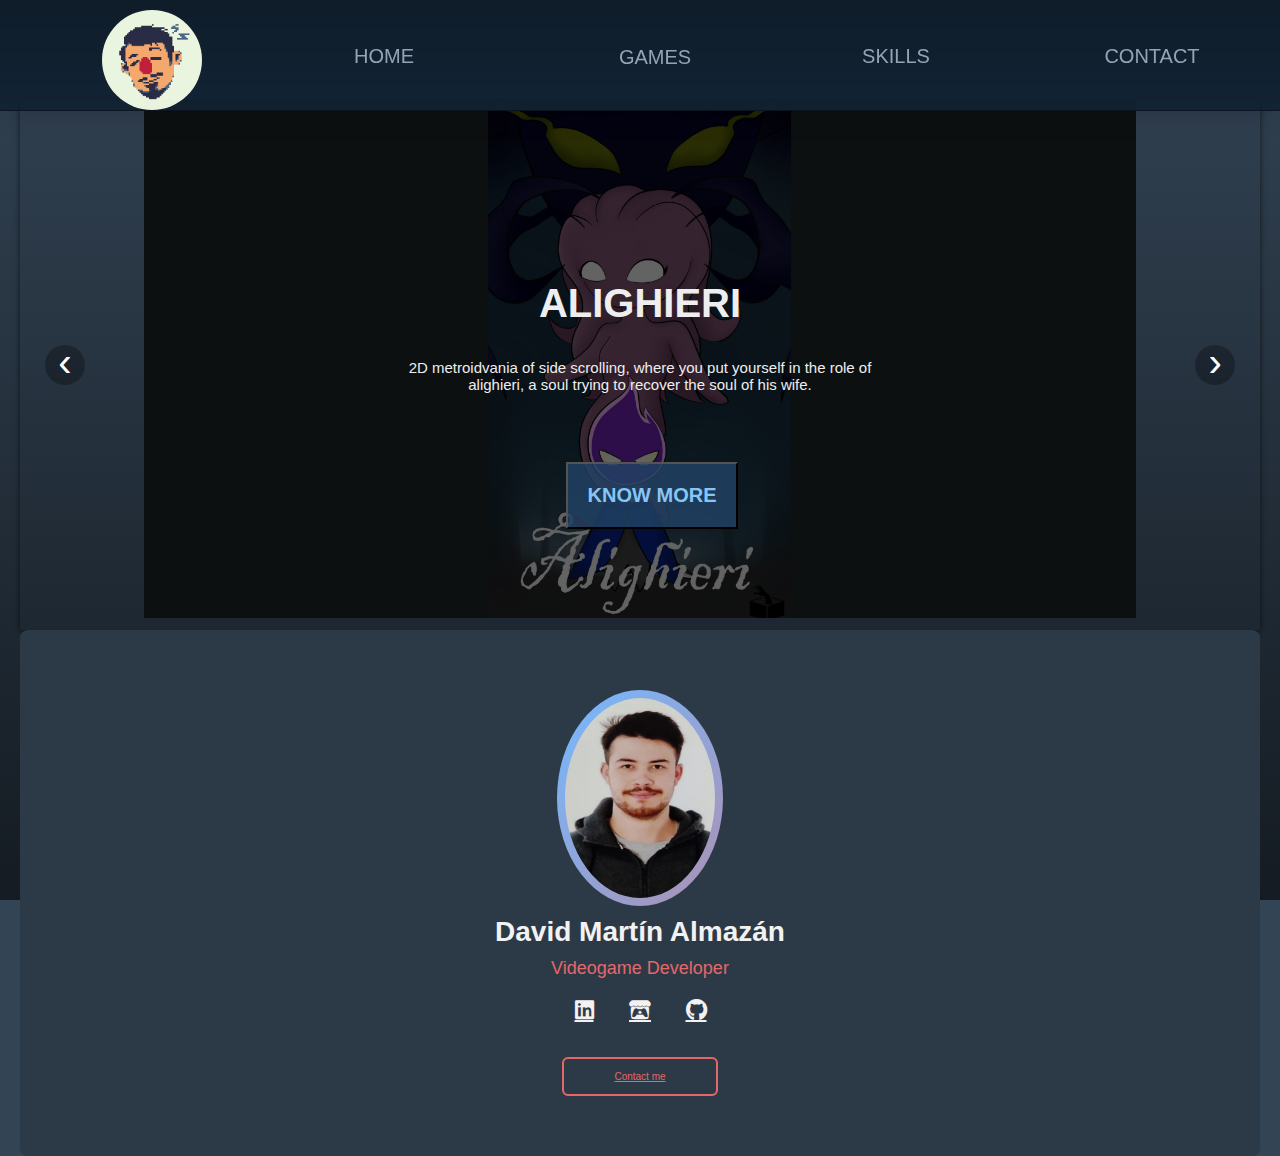
<file: index.html>
<html>
    <head>
        <!--Titulo de la pagina-->
        <title> David Martín Almazán</title>

        <!--Codificación-->
        <meta charset="utf-8">        
        <link rel="stylesheet" href="css/styles.css">
        <link rel="stylesheet" href="css/carrusel.css">
        <link rel="stylesheet" href="https://cdnjs.cloudflare.com/ajax/libs/font-awesome/5.14.0/css/all.min.css"/>
    </head>

    <body>
        <header id = "header">            
            <nav class = "links" style ="--items:5;">     
                <img src = "assets/LOGO_SIN_GAFAS.png">
                <a href = "index.html"> HOME </a>
                <a class = "dropdown">
                    <button> GAMES </button>
                    <div class = "dropdown-content">
                        <button onclick = "location.href = 'external_webs/necrocandor.html'">NECROCANDOR</button>
                        <button onclick = "location.href = 'external_webs/alighieri.html'">ALGHIERI</buton>
                        <button onclick = "location.href = 'external_webs/catacomb.html'">A's</buton>
                        <button onclick = "location.href = 'external_webs/backforward.html'">BACK FORWARD</buton>
                        <button onclick = "location.href = 'external_webs/mortalIA.html'">MORTAL IA</buton>
                        <button onclick = "location.href = 'external_webs/rythmstardom.html'">RYTHMRUSH STARDOM</buton>
                        <button onclick = "location.href = 'external_webs/canttouchthis.html'">CAN'T TOUCH THIS</buton>
                        <button onclick = "location.href = 'external_webs/memorygame.html'">MEMORY GAME MANGA'S VERSION</buton>
                        <button onclick = "location.href = 'external_webs/flocking.html'">FLOCKING DE PECES</buton>
                        <button onclick = "location.href = 'external_webs/finaldecision.html'">THE FINAL DECISION</buton>
                        <button onclick = "location.href = 'external_webs/flamesrythm.html'">FLAME'S RYTHM</button>
                    </div>
                </a>
                <a href = "external_webs/skills.html"> SKILLS </a>
                <a href = "external_webs/contact.html"> CONTACT </a>
                <span class = "line"></span>
            </nav>
        </header>

        <header class = "carrusel">
            <div class="slide">
                <div class="slide-inner">
                    <input class="slide-open" type="radio" id="slide-1" 
                        name="slide" aria-hidden="true" hidden="" checked="checked">
                    <div class="slide-item contenedor">
                        <img src="assets/ALIGHIERI/Alighieri_portada.png">
                        <div class = "title">ALIGHIERI</div>
                        <div class = "centrado">2D metroidvania of side scrolling, where you put yourself in the role of alighieri, a soul trying to recover the soul of his wife.</div>
                        <button class = "buttonKnowMore" onclick = "location.href = 'external_webs/alighieri.html'">KNOW MORE</button>
                    </div>

                    <input class="slide-open" type="radio" id="slide-2" 
                        name="slide" aria-hidden="true" hidden="">
                    <div class="slide-item contenedor">
                        <img src="assets/BACKFORWARD/portada_backforward.png">
                        <div class = "title">BACK FORWARD</div>
                        <div class = "centrado">"Back Forward" is a fun proposal that allows you to play a multitude of classic games, such as Space Invaders or Punch Out.</div>
                        <button class = "buttonKnowMore" onclick = "location.href = 'external_webs/backforward.html'">KNOW MORE</button>
                    </div>

                    <input class="slide-open" type="radio" id="slide-3" 
                        name="slide" aria-hidden="true" hidden="">
                    <div class="slide-item contenedor">
                        <img src="assets/CANTTOUCHTHIS/portada_canttouchthis.png">
                        <div class = "title">CAN'T TOUCH THIS</div>
                        <div class = "centrado">Can't Touch This is an arcade-style game developed for the PC in which the player will have to shoot the red cubes to increase the high score and will have to dodge the green ones.</div>
                        <button class = "buttonKnowMore" onclick = "location.href = 'external_webs/canttouchthis.html'">KNOW MORE</button>
                    </div>

                    <input class="slide-open" type ="radio" id ="slide-4"
                        name ="slide" aria-hidden="true" hidden="">
                    <div class ="slide-item contenedor">
                        <img src = "assets/CATACOMB/portada_catacomb.png">
                        <div class = "title">A'S</div>
                        <div class = "centrado">It is a prototype (White blocking) consisting of catacombs, place where you have to investigate and escape.</div>
                        <button class = "buttonKnowMore" onclick = "location.href = 'external_webs/catacomb.html'">KNOW MORE</button>
                    </div>

                    <input class="slide-open" type ="radio" id ="slide-5"
                        name ="slide" aria-hidden="true" hidden="">
                    <div class ="slide-item contenedor">
                        <img src = "assets/FLAMES_RYTHM/portada_flames_rythm.png">
                        <div class = "title">FLAME'S RYTHM</div>
                        <div class = "centrado">Follow the rhythm to avoid the wild creatures from extinguishing the fire. Flame's Rhythm is a rhythm game that uses dynamic music as it's core mechanic.</div>
                        <button class = "buttonKnowMore" onclick = "location.href = 'external_webs/flamesrythm.html'">KNOW MORE</button>
                    </div>

                    <input class="slide-open" type ="radio" id ="slide-6"
                        name ="slide" aria-hidden="true" hidden="">
                    <div class ="slide-item contenedor">
                        <img src = "assets/FLOCKING/portada_flocking.png">
                        <div class = "title">FLOCKING</div>
                        <div class = "centrado">Relax by watching a school of fish move in pursuit of a ball.</div>
                        <button class = "buttonKnowMore" onclick = "location.href = 'external_webs/flocking.html'">KNOW MORE</button>
                    </div>

                    <input class="slide-open" type ="radio" id ="slide-7"
                        name ="slide" aria-hidden="true" hidden="">
                    <div class ="slide-item contenedor">
                        <img src = "assets/MEMORYGAME/portada_memory_game.png">
                        <div class = "title">MEMORY GAME MANGA'S VERSION</div>
                        <div class = "centrado">Typical card game that consisted of revealing the pairs.</div>
                        <button class = "buttonKnowMore" onclick = "location.href = 'external_webs/memorygame.html'">KNOW MORE</button>
                    </div>

                    <input class="slide-open" type ="radio" id ="slide-8"
                    name ="slide" aria-hidden="true" hidden="">
                    <div class ="slide-item contenedor">
                        <img src = "assets/MORTALIA/portada_mortalIA.png">
                        <div class = "title">MORTAL IA</div>
                        <div class = "centrado">Fighting game whose artificial intelligence programming consists of the reinforced learning technique.</div>
                        <button class = "buttonKnowMore" onclick = "location.href = 'external_webs/mortalIA.html'">KNOW MORE</button>
                    </div>

                    <input class="slide-open" type="radio" id="slide-9" 
                        name="slide" aria-hidden="true" hidden="">
                    <div class="slide-item contenedor">
                        <img src="assets/NECROCANDOR/portada_necrocandor.png">
                        <div class = "title">NECROCANDOR</div>
                        <div class = "centrado">Step into the shoes of the minions of a master of evil. Collaborate, compete or betray in this two-player local multiplayer platformer. Enter the enchanted mansion of Palesia and avoid its innumerable traps to get the relic that it protects in its entrails.</div>
                        <button class = "buttonKnowMore" onclick = "location.href = 'external_webs/necrocandor.html'">KNOW MORE</button>
                    </div>

                    <input class="slide-open" type="radio" id="slide-10" 
                    name="slide" aria-hidden="true" hidden="">
                    <div class="slide-item contenedor">
                        <img src="assets/RYTHMSTARDOM/portada_rythm.png">
                        <div class = "title">RYTHMRUSH STARDOM</div>
                        <div class = "centrado">Typical music game of hitting the keys to the rhythm.</div>
                        <button class = "buttonKnowMore" onclick = "location.href = 'external_webs/rythmstardom.html'">KNOW MORE</button>
                    </div>

                    <input class="slide-open" type="radio" id="slide-11" 
                    name="slide" aria-hidden="true" hidden="">
                    <div class="slide-item contenedor">
                        <img src="assets/THE_FINAL_DECISION/portada_thefinaldecision.png">
                        <div class = "title">THE FINAL DECISION</div>
                        <div class = "centrado"> You are an old man who die sleeping on his bed. Then, he comes into a strange dream were the death force him to pass trought seven situations, the seven deadly sins. His destiny its on your hands.</div>
                        <button class = "buttonKnowMore" onclick = "location.href = 'external_webs/finaldecision.html'">KNOW MORE</button>
                    </div>

                    <!--Slide 1-->
                    <label for="slide-11" class="slide-control prev control-1">‹</label>
                    <label for="slide-2" class="slide-control next control-1">›</label>
                    <!--Slide 2-->
                    <label for="slide-1" class="slide-control prev control-2">‹</label>
                    <label for="slide-3" class="slide-control next control-2">›</label>
                    <!--Slide 3-->
                    <label for="slide-2" class="slide-control prev control-3">‹</label>
                    <label for="slide-4" class="slide-control next control-3">›</label>
                    <!--Slide 4-->
                    <label for="slide-3" class="slide-control prev control-4">‹</label>
                    <label for="slide-5" class="slide-control next control-4">›</label>
                    <!--Slide 5-->
                    <label for="slide-4" class="slide-control prev control-5">‹</label>
                    <label for="slide-6" class="slide-control next control-5">›</label>
                    <!--Slide 6-->
                    <label for="slide-5" class="slide-control prev control-6">‹</label>
                    <label for="slide-7" class="slide-control next control-6">›</label>
                    <!--Slide 7-->
                    <label for="slide-6" class="slide-control prev control-7">‹</label>
                    <label for="slide-8" class="slide-control next control-7">›</label>
                    <!--Slide 8-->
                    <label for="slide-7" class="slide-control prev control-8">‹</label>
                    <label for="slide-9" class="slide-control next control-8">›</label>
                    <!--Slide 9-->
                    <label for="slide-8" class="slide-control prev control-9">‹</label>
                    <label for="slide-10" class="slide-control next control-9">›</label>
                    <!--Slide 10-->
                    <label for="slide-9" class="slide-control prev control-10">‹</label>
                    <label for="slide-11" class="slide-control next control-10">›</label>
                    <!--Slide 11-->
                    <label for="slide-10" class="slide-control prev control-11">‹</label>
                    <label for="slide-1" class="slide-control next control-11">›</label>
                </div>
            </div>
        </header>

        <header>
            <div class = "profile-card">
                <div class = "card-header">
                    <div class = "pic">
                        <img src = "assets/pic_contact.jpeg" alt = "">
                    </div>
                    <div class = "name">David Martín Almazán</div>
                    <div class = "desc">Videogame Developer</div>
                    <div class = "sm">
                        <a href="https://www.linkedin.com/in/david-martin-almazan/" class="fab fa-linkedin" target ="_blank"></a>
                        <a href="https://david-martin-almazan.itch.io/" class="fab fa-itch-io" target ="_blank"></a>
                        <a href="https://github.com/SoulDavid" class="fab fa-github" target ="_blank"></a>
                    </div>
                    <a href = "mailto: adavid.martin1999@hotmail.com" class = "contact-btn">Contact me</a>
                </div>
            </div>    
        </header>
        
    </body>
</html>
</file>
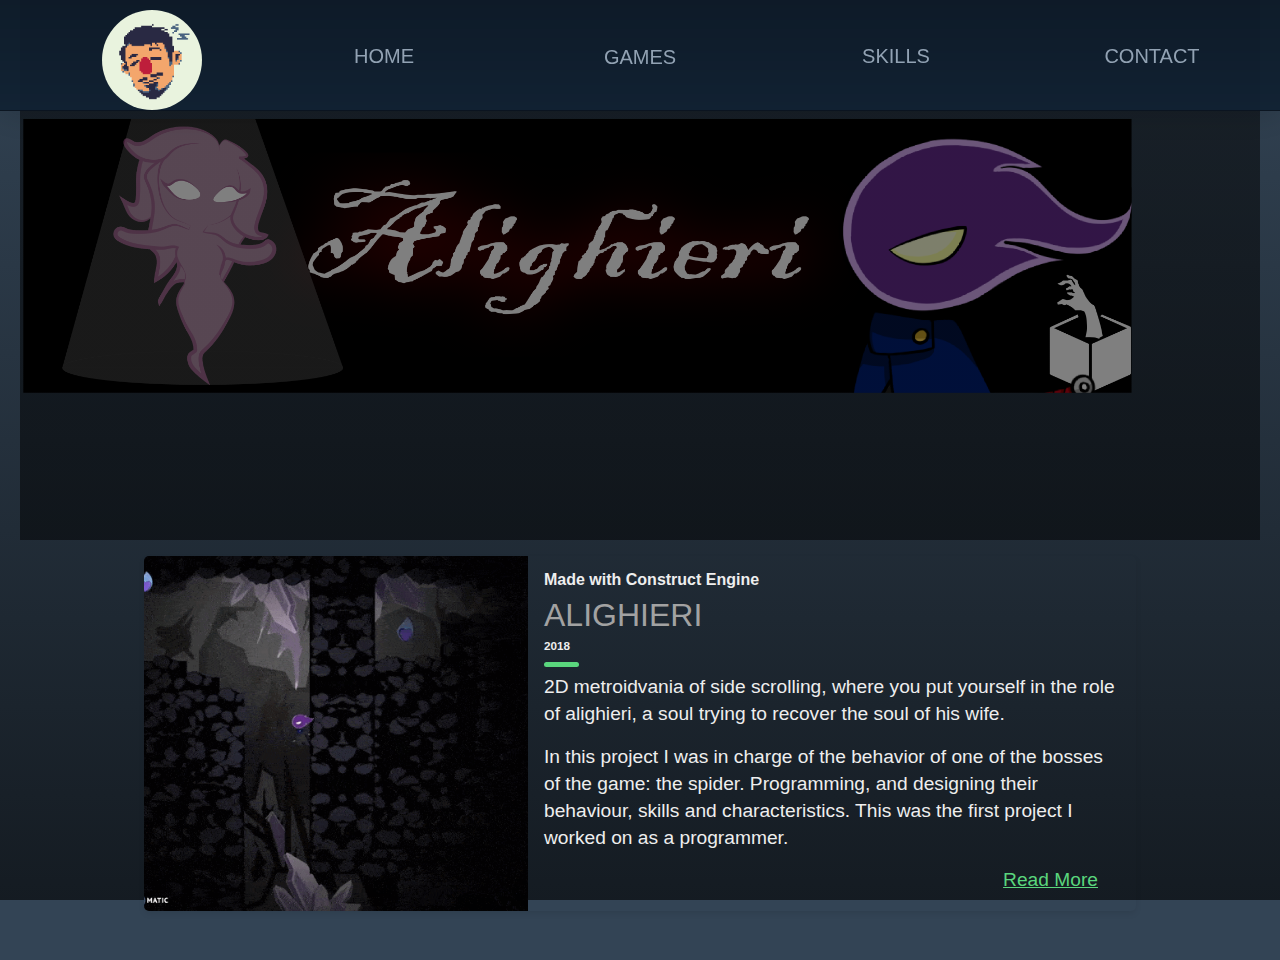
<file: external_webs/alighieri.html>
<html>
    <head>
        <!--Titulo de la pagina-->
        <title> David Martín Almazán Alighieri</title>

        <!--Codificación-->
        <meta charset="utf-8">        
        <link rel="stylesheet" href="../css/carrusel.css">
        <link rel="stylesheet" href="../css/styles.css">
        <link rel="stylesheet" href="../css/game_style.css">
        <link rel="stylesheet" href="https://cdnjs.cloudflare.com/ajax/libs/font-awesome/5.14.0/css/all.min.css"/>
    </head>

    <body>
        <header id = "header">            
            <nav class = "links" style ="--items:5;">     
                <img src = "../assets/LOGO_SIN_GAFAS.png">
                <a href = "../index.html"> HOME </a>
                <a href = "#"> 
                    <div class = "dropdown">
                        <button> GAMES </button>
                        <div class = "dropdown-content">
                            <button onclick = "location.href = 'necrocandor.html'">NECROCANDOR</button>
                            <button onclick = "location.href = 'alighieri.html'">ALGHIERI</buton>
                            <button onclick = "location.href = 'catacomb.html'">A's</buton>
                            <button onclick = "location.href = 'backforward.html'">BACK FORWARD</buton>
                            <button onclick = "location.href = 'mortalIA.html'">MORTAL IA</buton>
                            <button onclick = "location.href = 'rythmstardom.html'">RYTHMRUSH STARDOM</buton>
                            <button onclick = "location.href = 'canttouchthis.html'">CAN'T TOUCH THIS</buton>
                            <button onclick = "location.href = 'memorygame.html'">MEMORY GAME MANGA'S VERSION</buton>
                            <button onclick = "location.href = 'flocking.html'">FLOCKING DE PECES</buton>
                            <button onclick = "location.href = 'finaldecision.html'">THE FINAL DECISION</buton>
                            <button onclick = "location.href = 'flamesrythm.html'">FLAME'S RYTHM</button>
                        </div>
                    </div>
                </a>
                <a href = "skills.html"> SKILLS </a>
                <a href = "contact.html"> CONTACT </a>
                <span class = "line"></span>
            </nav>
        </header>
        <header>
            <div class = "hero_image" style = " background-image: linear-gradient(rgba(0, 0, 0, 0.5), rgba(0, 0, 0, 0.5)), url('../assets/ALIGHIERI/BANNER_ALIGHIERI.png'); "></div>
        </header>
        <header>
            <div class="blog-card">
                <div class="meta">
                  <div class="photo" style="background-image: url('../assets/ALIGHIERI/COMBATE_ALIGHIERI.gif')"></div>                
                </div>
                <div class="description">
                  <h1>Made with Construct Engine</h1>
                  <h2>ALIGHIERI</h2>
                  <h3>2018</h3>
                  <p> 2D metroidvania of side scrolling, where you put yourself in the role of alighieri, a soul trying to recover the soul of his wife. </p>
                  <p> In this project I was in charge of the behavior of one of the bosses of the game: the spider. Programming, and designing their behaviour, skills and characteristics. This was the first project I worked on as a programmer.</p>
                  <p class="read-more">
                    <a href="https://aaronar-gd.itch.io/alighieri" target = "_blank">Read More</a>
                  </p>
                </div>
              </div>            
        </header>
    </body>
</html>
</file>
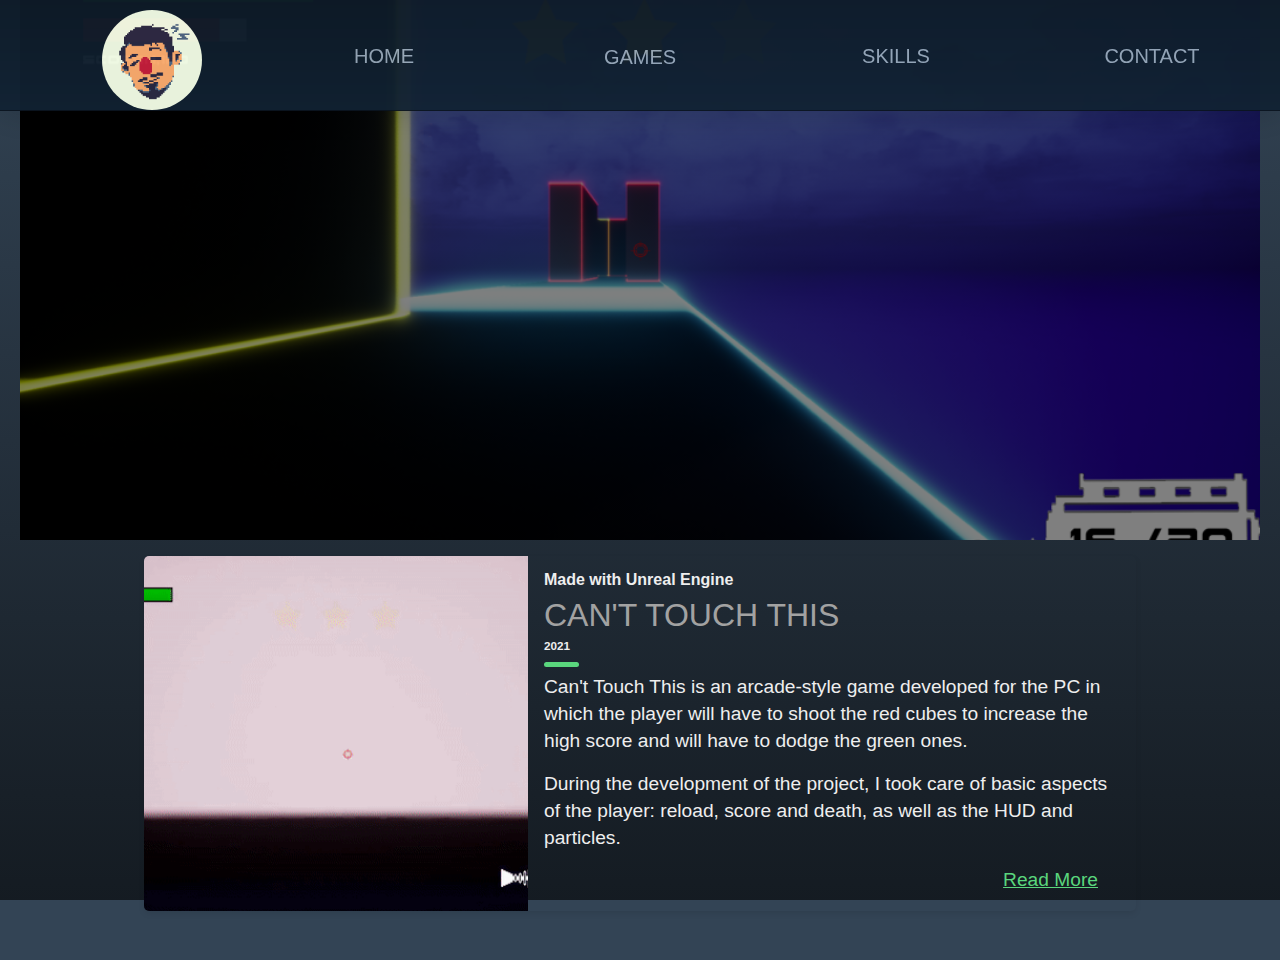
<file: external_webs/canttouchthis.html>
<html>
    <head>
        <!--Titulo de la pagina-->
        <title> David Martín Almazán THE FINAL DECISION</title>

        <!--Codificación-->
        <meta charset="utf-8">        
        <link rel="stylesheet" href="../css/carrusel.css">
        <link rel="stylesheet" href="../css/styles.css">
        <link rel="stylesheet" href="../css/game_style.css">
        <link rel="stylesheet" href="https://cdnjs.cloudflare.com/ajax/libs/font-awesome/5.14.0/css/all.min.css"/>
    </head>

    <body>
        <header id = "header">            
            <nav class = "links" style ="--items:5;">     
                <img src = "../assets/LOGO_SIN_GAFAS.png">
                <a href = "../index.html"> HOME </a>
                <a href = "#"> 
                    <div class = "dropdown">
                        <button> GAMES </button>
                        <div class = "dropdown-content">
                            <button onclick = "location.href = 'necrocandor.html'">NECROCANDOR</button>
                            <button onclick = "location.href = 'alighieri.html'">ALGHIERI</buton>
                            <button onclick = "location.href = 'catacomb.html'">A's</buton>
                            <button onclick = "location.href = 'backforward.html'">BACK FORWARD</buton>
                            <button onclick = "location.href = 'mortalIA.html'">MORTAL IA</buton>
                            <button onclick = "location.href = 'rythmstardom.html'">RYTHMRUSH STARDOM</buton>
                            <button onclick = "location.href = 'canttouchthis.html'">CAN'T TOUCH THIS</buton>
                            <button onclick = "location.href = 'memorygame.html'">MEMORY GAME MANGA'S VERSION</buton>
                            <button onclick = "location.href = 'flocking.html'">FLOCKING DE PECES</buton>
                            <button onclick = "location.href = 'finaldecision.html'">THE FINAL DECISION</buton>
                            <button onclick = "location.href = 'flamesrythm.html'">FLAME'S RYTHM</button>
                        </div>
                    </div>
                </a>
                <a href = "skills.html"> SKILLS </a>
                <a href = "contact.html"> CONTACT </a>
                <span class = "line"></span>
            </nav>
        </header>
        <header>
            <div class = "hero_image" style = " background-image: linear-gradient(rgba(0, 0, 0, 0.5), rgba(0, 0, 0, 0.5)), url(../assets/CANTTOUCHTHIS/Background_CantTouchThis.png); "></div>
        </header>
        <header>
            <div class="blog-card">
                <div class="meta">
                  <div class="photo" style="background-image: url('../assets/CANTTOUCHTHIS/Gameplay_CantTouchThis.gif')"></div>                
                </div>
                <div class="description">
                  <h1>Made with Unreal Engine</h1>
                  <h2>CAN'T TOUCH THIS</h2>
                  <h3>2021</h3>
                  <p> Can't Touch This is an arcade-style game developed for the PC in which the player will have to shoot the red cubes to increase the high score and will have to dodge the green ones.  </p>
                  <p> During the development of the project, I took care of basic aspects of the player: reload, score and death, as well as the HUD and particles. </p>
                  <p class="read-more">
                    <a href="https://david-martin-almazan.itch.io/cant-touch-this" target = "_blank">Read More</a>
                  </p>
                </div>
              </div>            
        </header>
    </body>
</html>
</file>
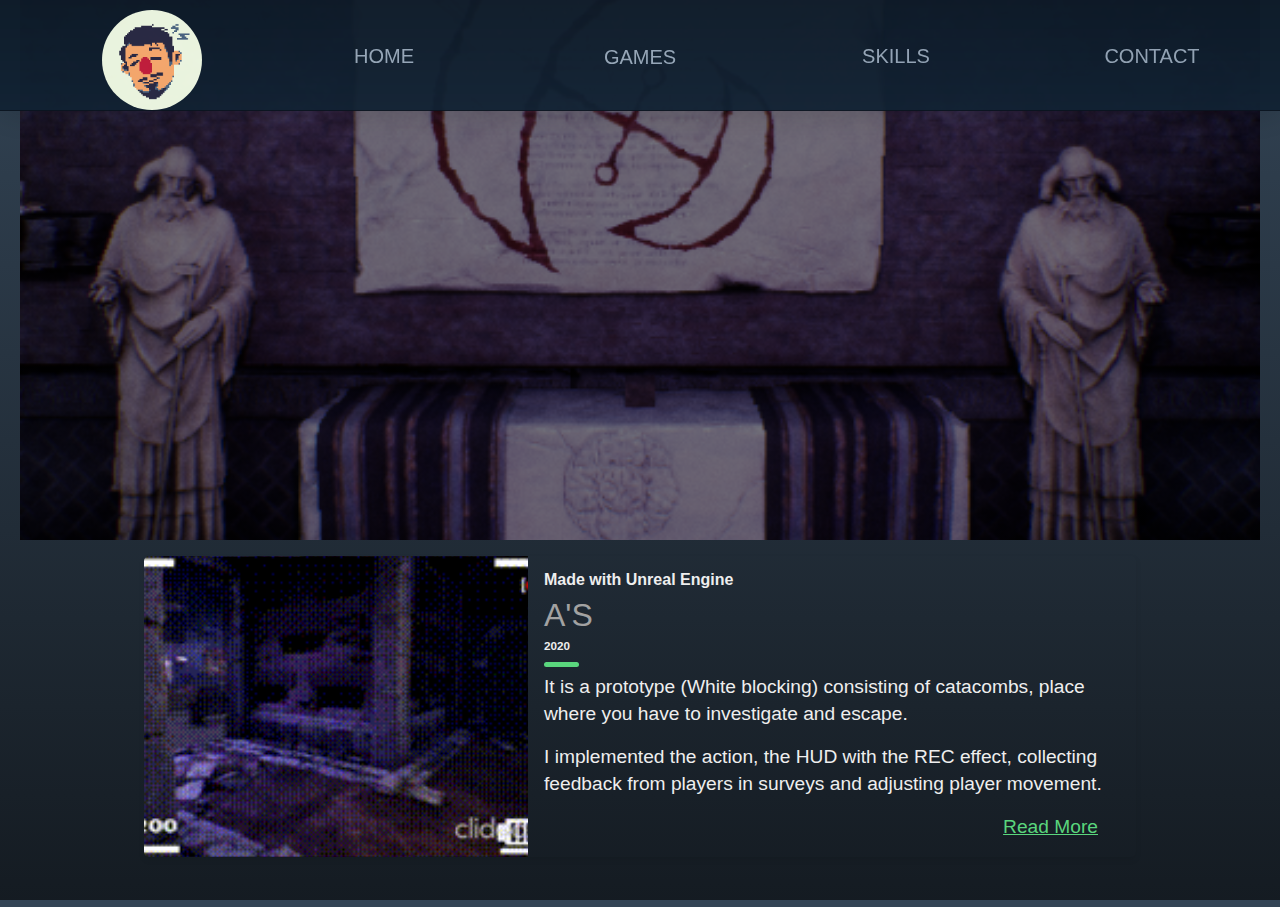
<file: external_webs/catacomb.html>
<html>
    <head>
        <!--Titulo de la pagina-->
        <title> David Martín Almazán A-S</title>

        <!--Codificación-->
        <meta charset="utf-8">        
        <link rel="stylesheet" href="../css/carrusel.css">
        <link rel="stylesheet" href="../css/styles.css">
        <link rel="stylesheet" href="../css/game_style.css">
        <link rel="stylesheet" href="https://cdnjs.cloudflare.com/ajax/libs/font-awesome/5.14.0/css/all.min.css"/>
    </head>

    <body>
        <header id = "header">            
            <nav class = "links" style ="--items:5;">     
                <img src = "../assets/LOGO_SIN_GAFAS.png">
                <a href = "../index.html"> HOME </a>
                <a href = "#"> 
                    <div class = "dropdown">
                        <button> GAMES </button>
                        <div class = "dropdown-content">
                            <button onclick = "location.href = 'necrocandor.html'">NECROCANDOR</button>
                            <button onclick = "location.href = 'alighieri.html'">ALGHIERI</buton>
                            <button onclick = "location.href = 'catacomb.html'">A's</buton>
                            <button onclick = "location.href = 'backforward.html'">BACK FORWARD</buton>
                            <button onclick = "location.href = 'mortalIA.html'">MORTAL IA</buton>
                            <button onclick = "location.href = 'rythmstardom.html'">RYTHMRUSH STARDOM</buton>
                            <button onclick = "location.href = 'canttouchthis.html'">CAN'T TOUCH THIS</buton>
                            <button onclick = "location.href = 'memorygame.html'">MEMORY GAME MANGA'S VERSION</buton>
                            <button onclick = "location.href = 'flocking.html'">FLOCKING DE PECES</buton>
                            <button onclick = "location.href = 'finaldecision.html'">THE FINAL DECISION</buton>
                            <button onclick = "location.href = 'flamesrythm.html'">FLAME'S RYTHM</button>
                        </div>
                    </div>
                </a>
                <a href = "skills.html"> SKILLS </a>
                <a href = "contact.html"> CONTACT </a>
                <span class = "line"></span>
            </nav>
        </header>
        <header>
            <div class = "hero_image" style = " background-image: linear-gradient(rgba(0, 0, 0, 0.5), rgba(0, 0, 0, 0.5)), url('../assets/CATACOMB/LOGO_AS.png'); "></div>
        </header>
        <header>
            <div class="blog-card">
                <div class="meta">
                  <div class="photo" style="background-image: url('../assets/CATACOMB/catacomb.gif')"></div>                
                </div>
                <div class="description">
                  <h1>Made with Unreal Engine</h1>
                  <h2>A's</h2>
                  <h3>2020</h3>
                  <p> It is a prototype (White blocking) consisting of catacombs, place where you have to investigate and escape. </p>
                  <p> I implemented the action, the HUD with the REC effect, collecting feedback from players in surveys and adjusting player movement.</p>
                  <p class="read-more">
                    <a href="https://david-martin-almazan.itch.io/as" target = "_blank">Read More</a>
                  </p>
                </div>
              </div>            
        </header>
    </body>
</html>
</file>
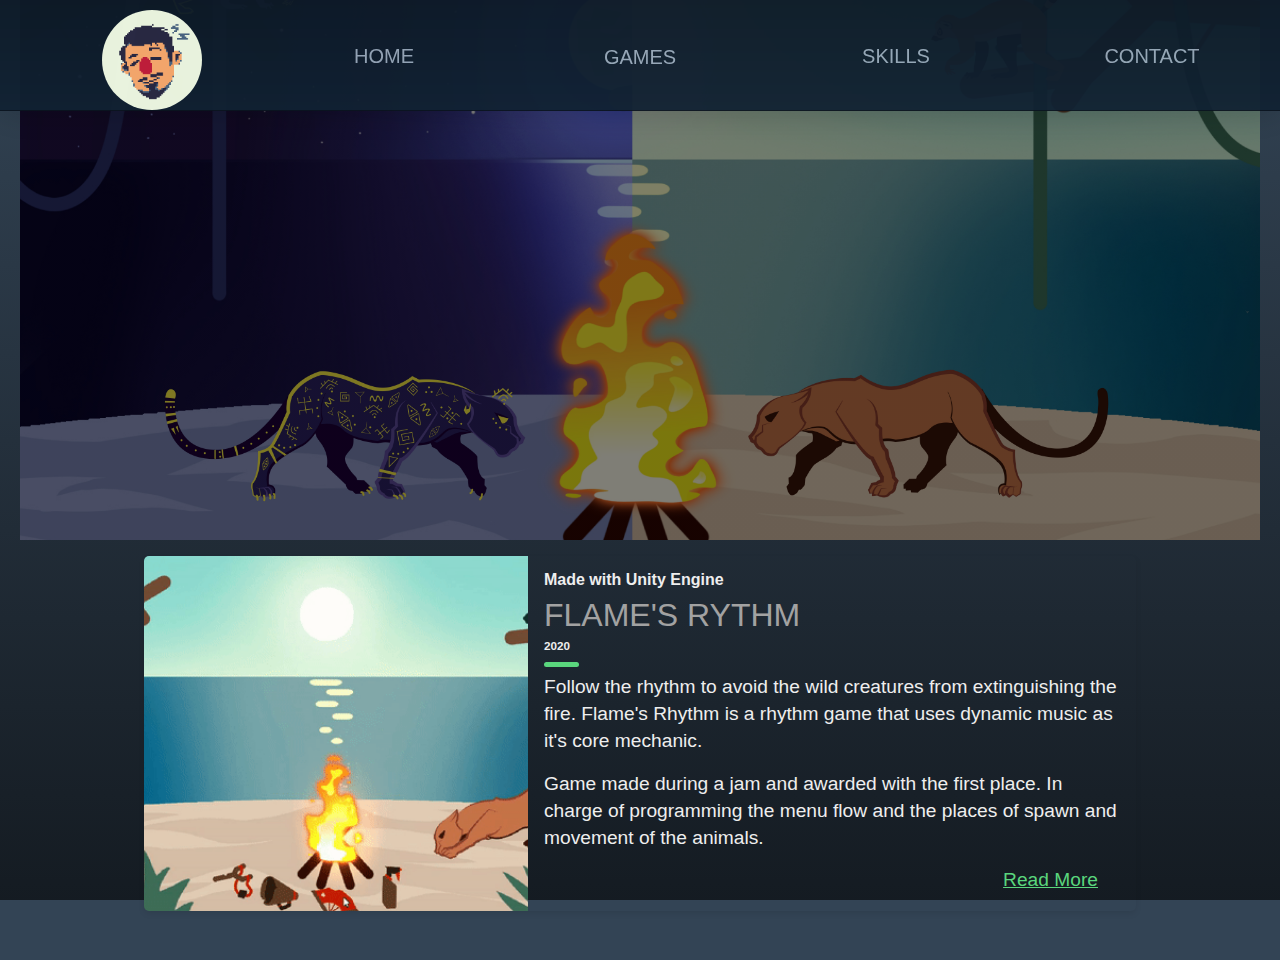
<file: external_webs/flamesrythm.html>
<html>
    <head>
        <!--Titulo de la pagina-->
        <title> David Martín Almazán Flames Rythm</title>

        <!--Codificación-->
        <meta charset="utf-8">        
        <link rel="stylesheet" href="../css/carrusel.css">
        <link rel="stylesheet" href="../css/styles.css">
        <link rel="stylesheet" href="../css/game_style.css">
        <link rel="stylesheet" href="https://cdnjs.cloudflare.com/ajax/libs/font-awesome/5.14.0/css/all.min.css"/>
    </head>

    <body>
        <header id = "header">            
            <nav class = "links" style ="--items:5;">     
                <img src = "../assets/LOGO_SIN_GAFAS.png">
                <a href = "../index.html"> HOME </a>
                <a href = "#"> 
                    <div class = "dropdown">
                        <button> GAMES </button>
                        <div class = "dropdown-content">
                            <button onclick = "location.href = 'necrocandor.html'">NECROCANDOR</button>
                            <button onclick = "location.href = 'alighieri.html'">ALGHIERI</buton>
                            <button onclick = "location.href = 'catacomb.html'">A's</buton>
                            <button onclick = "location.href = 'backforward.html'">BACK FORWARD</buton>
                            <button onclick = "location.href = 'mortalIA.html'">MORTAL IA</buton>
                            <button onclick = "location.href = 'rythmstardom.html'">RYTHMRUSH STARDOM</buton>
                            <button onclick = "location.href = 'canttouchthis.html'">CAN'T TOUCH THIS</buton>
                            <button onclick = "location.href = 'memorygame.html'">MEMORY GAME MANGA'S VERSION</buton>
                            <button onclick = "location.href = 'flocking.html'">FLOCKING DE PECES</buton>
                            <button onclick = "location.href = 'finaldecision.html'">THE FINAL DECISION</buton>
                            <button onclick = "location.href = 'flamesrythm.html'">FLAME'S RYTHM</button>
                        </div>
                    </div>
                </a>
                <a href = "skills.html"> SKILLS </a>
                <a href = "contact.html"> CONTACT </a>
                <span class = "line"></span>
            </nav>
        </header>
        <header>
            <div class = "hero_image" style = " background-image: linear-gradient(rgba(0, 0, 0, 0.5), rgba(0, 0, 0, 0.5)), url('../assets/FLAMES_RYTHM/FLAMESRYTHM_SCREENSHOT.jpg'); "></div>
        </header>
        <header>
            <div class="blog-card">
                <div class="meta">
                  <div class="photo" style="background-image: url('../assets/FLAMES_RYTHM/FLAMES_RYTHM_GAME.gif')"></div>                
                </div>
                <div class="description">
                  <h1>Made with Unity Engine</h1>
                  <h2>Flame's Rythm</h2>
                  <h3>2020</h3>
                  <p> Follow the rhythm to avoid the wild creatures from extinguishing the fire. Flame's Rhythm is a rhythm game that uses dynamic music as it's core mechanic. </p>
                  <p> Game made during a jam and awarded with the first place. In charge of programming the menu flow and the places of spawn and movement of the animals.</p>
                  <p class="read-more">
                    <a href="https://irene-godoy.itch.io/flame-rhythm" target = "_blank">Read More</a>
                  </p>
                </div>
              </div>            
        </header>
    </body>
</html>
</file>
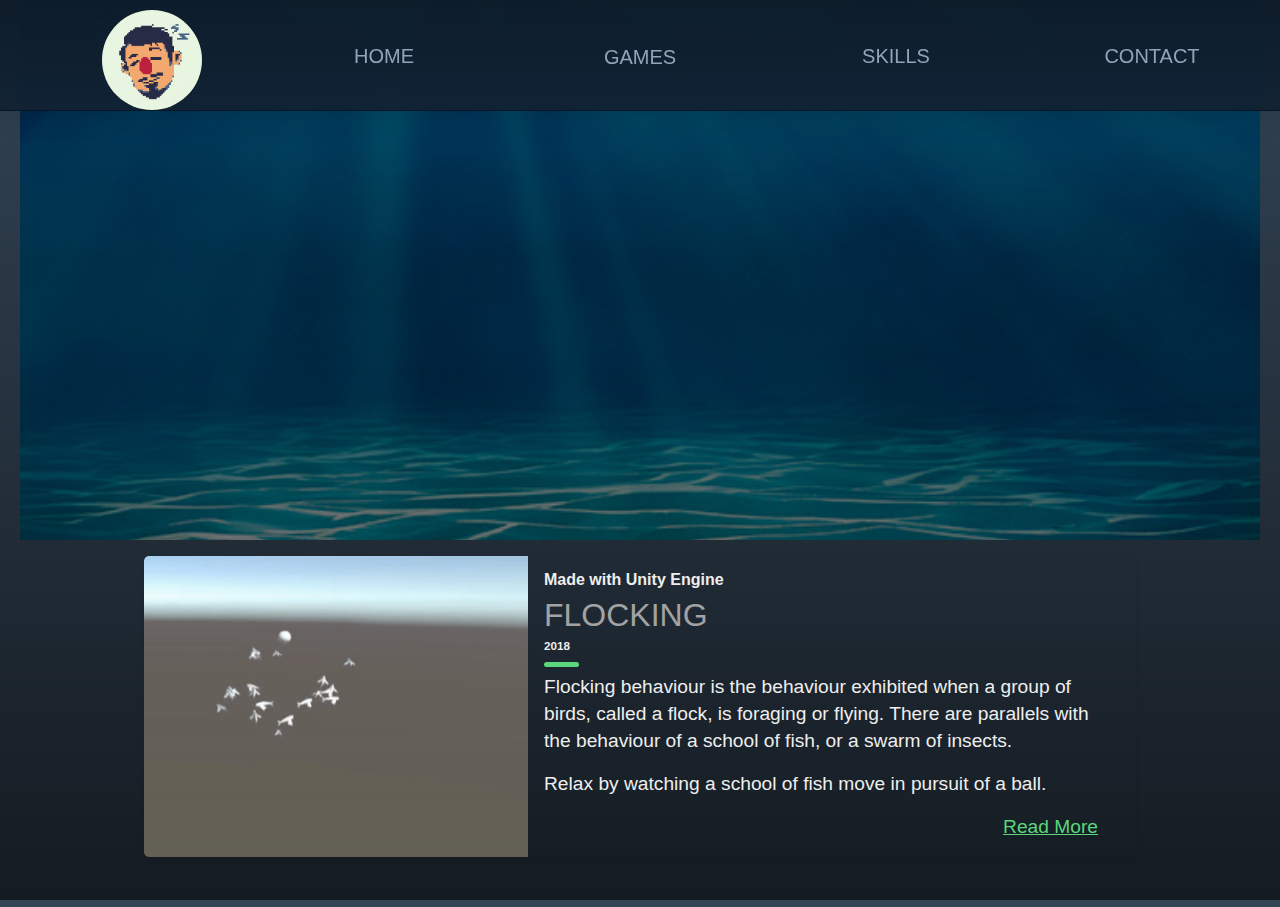
<file: external_webs/flocking.html>
<html>
    <head>
        <!--Titulo de la pagina-->
        <title> David Martín Almazán THE FINAL DECISION</title>

        <!--Codificación-->
        <meta charset="utf-8">        
        <link rel="stylesheet" href="../css/carrusel.css">
        <link rel="stylesheet" href="../css/styles.css">
        <link rel="stylesheet" href="../css/game_style.css">
        <link rel="stylesheet" href="https://cdnjs.cloudflare.com/ajax/libs/font-awesome/5.14.0/css/all.min.css"/>
    </head>

    <body>
        <header id = "header">            
            <nav class = "links" style ="--items:5;">     
                <img src = "../assets/LOGO_SIN_GAFAS.png">
                <a href = "../index.html"> HOME </a>
                <a href = "#"> 
                    <div class = "dropdown">
                        <button> GAMES </button>
                        <div class = "dropdown-content">
                            <button onclick = "location.href = 'necrocandor.html'">NECROCANDOR</button>
                            <button onclick = "location.href = 'alighieri.html'">ALGHIERI</buton>
                            <button onclick = "location.href = 'catacomb.html'">A's</buton>
                            <button onclick = "location.href = 'backforward.html'">BACK FORWARD</buton>
                            <button onclick = "location.href = 'mortalIA.html'">MORTAL IA</buton>
                            <button onclick = "location.href = 'rythmstardom.html'">RYTHMRUSH STARDOM</buton>
                            <button onclick = "location.href = 'canttouchthis.html'">CAN'T TOUCH THIS</buton>
                            <button onclick = "location.href = 'memorygame.html'">MEMORY GAME MANGA'S VERSION</buton>
                            <button onclick = "location.href = 'flocking.html'">FLOCKING DE PECES</buton>
                            <button onclick = "location.href = 'finaldecision.html'">THE FINAL DECISION</buton>
                            <button onclick = "location.href = 'flamesrythm.html'">FLAME'S RYTHM</button>
                        </div>
                    </div>
                </a>
                <a href = "skills.html"> SKILLS </a>
                <a href = "contact.html"> CONTACT </a>
                <span class = "line"></span>
            </nav>
        </header>
        <header>
            <div class = "hero_image" style = " background-image: linear-gradient(rgba(0, 0, 0, 0.5), rgba(0, 0, 0, 0.5)), url(../assets/FLOCKING/background.jpg); "></div>
        </header>
        <header>
            <div class="blog-card">
                <div class="meta">
                  <div class="photo" style="background-image: url('../assets/FLOCKING/gameplay_flocking.gif')"></div>                
                </div>
                <div class="description">
                  <h1>Made with Unity Engine</h1>
                  <h2>FLOCKING</h2>
                  <h3>2018</h3>
                  <p> Flocking behaviour is the behaviour exhibited when a group of birds, called a flock, is foraging or flying. There are parallels with the behaviour of a school of fish, or a swarm of insects.</p>
                  <p> Relax by watching a school of fish move in pursuit of a ball.</p>
                  <p class="read-more">
                    <a href="https://david-martin-almazan.itch.io/flocking-de-peces" target = "_blank">Read More</a>
                  </p>
                </div>
              </div>            
        </header>
    </body>
</file>
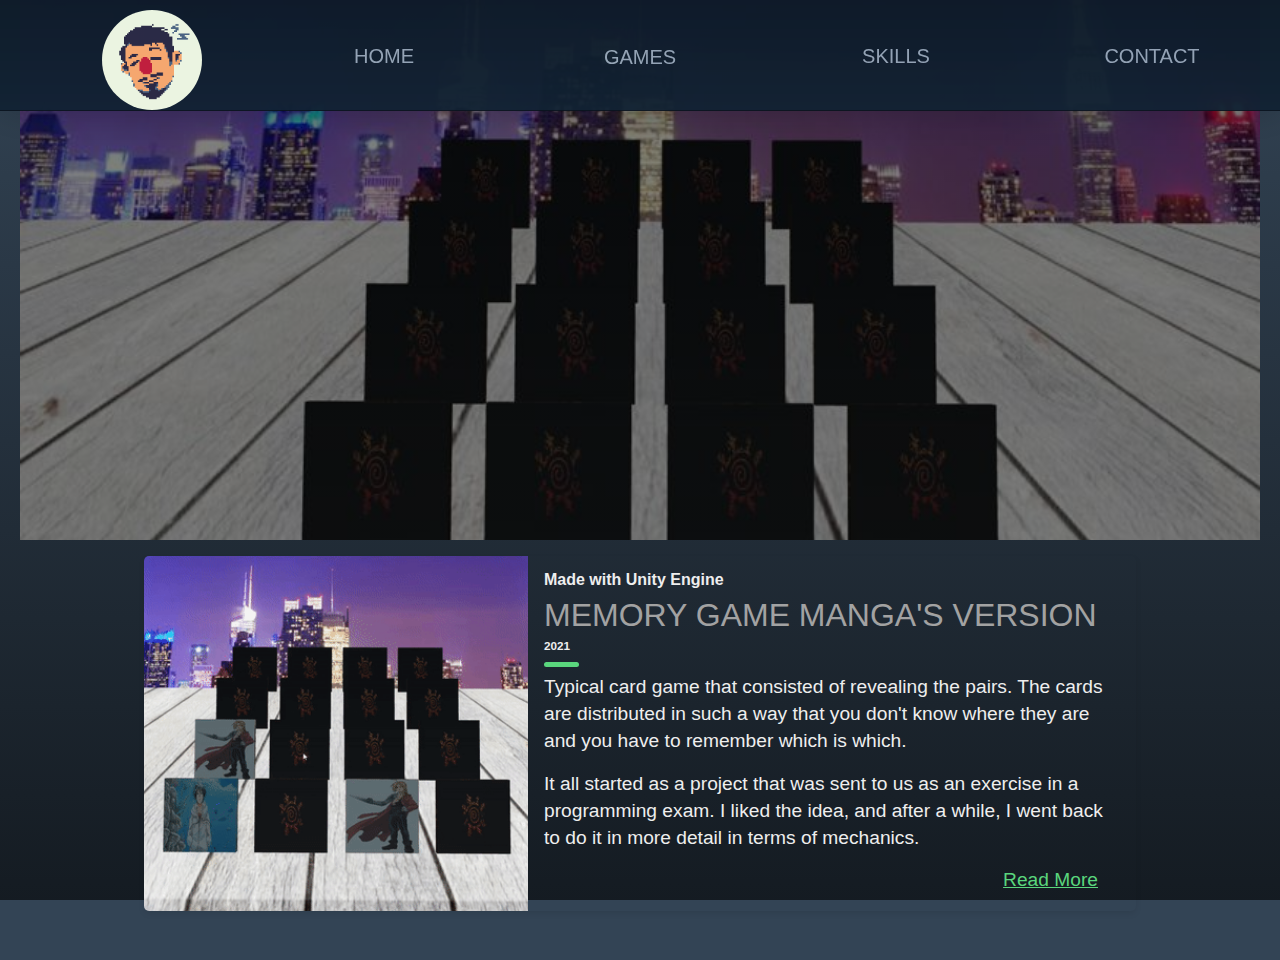
<file: external_webs/memorygame.html>
<html>
    <head>
        <!--Titulo de la pagina-->
        <title> David Martín Almazán THE FINAL DECISION</title>

        <!--Codificación-->
        <meta charset="utf-8">        
        <link rel="stylesheet" href="../css/carrusel.css">
        <link rel="stylesheet" href="../css/styles.css">
        <link rel="stylesheet" href="../css/game_style.css">
        <link rel="stylesheet" href="https://cdnjs.cloudflare.com/ajax/libs/font-awesome/5.14.0/css/all.min.css"/>
    </head>

    <body>
        <header id = "header">            
            <nav class = "links" style ="--items:5;">     
                <img src = "../assets/LOGO_SIN_GAFAS.png">
                <a href = "../index.html"> HOME </a>
                <a href = "#"> 
                    <div class = "dropdown">
                        <button> GAMES </button>
                        <div class = "dropdown-content">
                            <button onclick = "location.href = 'necrocandor.html'">NECROCANDOR</button>
                            <button onclick = "location.href = 'alighieri.html'">ALGHIERI</buton>
                            <button onclick = "location.href = 'catacomb.html'">A's</buton>
                            <button onclick = "location.href = 'backforward.html'">BACK FORWARD</buton>
                            <button onclick = "location.href = 'mortalIA.html'">MORTAL IA</buton>
                            <button onclick = "location.href = 'rythmstardom.html'">RYTHMRUSH STARDOM</buton>
                            <button onclick = "location.href = 'canttouchthis.html'">CAN'T TOUCH THIS</buton>
                            <button onclick = "location.href = 'memorygame.html'">MEMORY GAME MANGA'S VERSION</buton>
                            <button onclick = "location.href = 'flocking.html'">FLOCKING DE PECES</buton>
                            <button onclick = "location.href = 'finaldecision.html'">THE FINAL DECISION</buton>
                            <button onclick = "location.href = 'flamesrythm.html'">FLAME'S RYTHM</button>
                        </div>
                    </div>
                </a>
                <a href = "skills.html"> SKILLS </a>
                <a href = "contact.html"> CONTACT </a>
                <span class = "line"></span>
            </nav>
        </header>
        <header>
            <div class = "hero_image" style = " background-image: linear-gradient(rgba(0, 0, 0, 0.5), rgba(0, 0, 0, 0.5)), url(../assets/MEMORYGAME/Background_Memory_Game.JPG); "></div>
        </header>
        <header>
            <div class="blog-card">
                <div class="meta">
                  <div class="photo" style="background-image: url('../assets/MEMORYGAME/gameplay_memorygame.gif')"></div>                
                </div>
                <div class="description">
                  <h1>Made with Unity Engine</h1>
                  <h2>MEMORY GAME MANGA'S VERSION</h2>
                  <h3>2021</h3>
                  <p> Typical card game that consisted of revealing the pairs. The cards are distributed in such a way that you don't know where they are and you have to remember which is which. </p>
                  <p> It all started as a project that was sent to us as an exercise in a programming exam. I liked the idea, and after a while, I went back to do it in more detail in terms of mechanics. </p>
                  <p class="read-more">
                    <a href="https://david-martin-almazan.itch.io/memorygame-mangas-version" target = "_blank">Read More</a>
                  </p>
                </div>
              </div>            
        </header>
    </body>
</file>
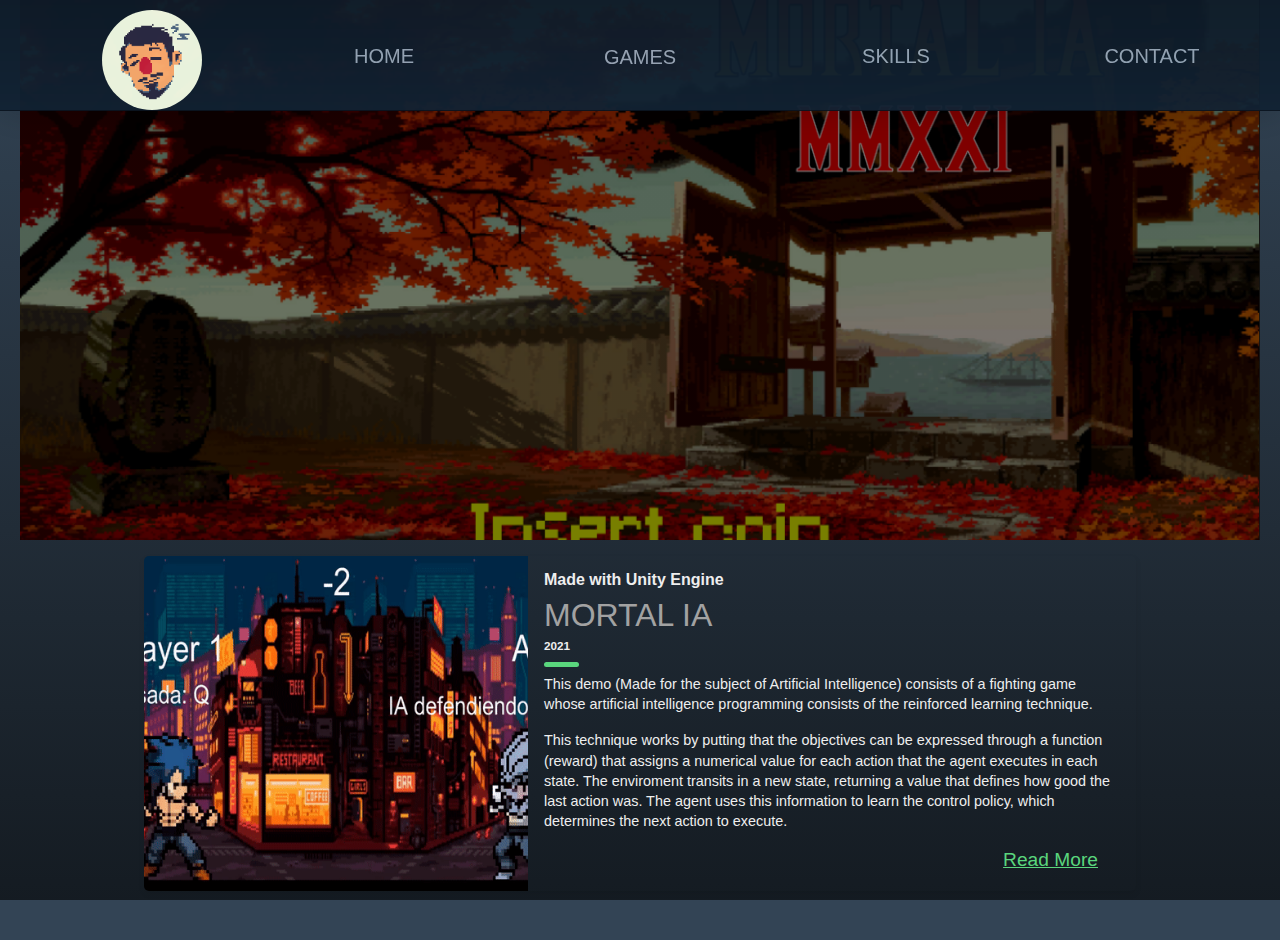
<file: external_webs/mortalIA.html>
<html>
    <head>
        <!--Titulo de la pagina-->
        <title> David Martín Almazán Mortal IA</title>

        <!--Codificación-->
        <meta charset="utf-8">        
        <link rel="stylesheet" href="../css/carrusel.css">
        <link rel="stylesheet" href="../css/styles.css">
        <link rel="stylesheet" href="../css/game_style.css">
        <link rel="stylesheet" href="https://cdnjs.cloudflare.com/ajax/libs/font-awesome/5.14.0/css/all.min.css"/>
    </head>

    <body>
        <header id = "header">            
            <nav class = "links" style ="--items:5;">     
                <img src = "../assets/LOGO_SIN_GAFAS.png">
                <a href = "../index.html"> HOME </a>
                <a href = "#"> 
                    <div class = "dropdown">
                        <button> GAMES </button>
                        <div class = "dropdown-content">
                            <button onclick = "location.href = 'necrocandor.html'">NECROCANDOR</button>
                            <button onclick = "location.href = 'alighieri.html'">ALGHIERI</buton>
                            <button onclick = "location.href = 'catacomb.html'">A's</buton>
                            <button onclick = "location.href = 'backforward.html'">BACK FORWARD</buton>
                            <button onclick = "location.href = 'mortalIA.html'">MORTAL IA</buton>
                            <button onclick = "location.href = 'rythmstardom.html'">RYTHMRUSH STARDOM</buton>
                            <button onclick = "location.href = 'canttouchthis.html'">CAN'T TOUCH THIS</buton>
                            <button onclick = "location.href = 'memorygame.html'">MEMORY GAME MANGA'S VERSION</buton>
                            <button onclick = "location.href = 'flocking.html'">FLOCKING DE PECES</buton>
                            <button onclick = "location.href = 'finaldecision.html'">THE FINAL DECISION</buton>
                            <button onclick = "location.href = 'flamesrythm.html'">FLAME'S RYTHM</button>
                        </div>
                    </div>
                </a>
                <a href = "skills.html"> SKILLS </a>
                <a href = "contact.html"> CONTACT </a>
                <span class = "line"></span>
            </nav>
        </header>
        <header>
            <div class = "hero_image" style = " background-image: linear-gradient(rgba(0, 0, 0, 0.5), rgba(0, 0, 0, 0.5)), url('../assets/MORTALIA/Captura_01.PNG'); "></div>
        </header>
        <header>
            <div class="blog-card">
                <div class="meta">
                  <div class="photo" style="background-image: url('../assets/MORTALIA/GameplayMortalIA.gif')"></div>                
                </div>
                <div class="description">
                  <h1>Made with Unity Engine</h1>
                  <h2>MORTAL IA</h2>
                  <h3>2021</h3>
                  <p style = "font-size: .9rem;"> This demo (Made for the subject of Artificial Intelligence) consists of a fighting game whose artificial intelligence programming consists of the reinforced learning technique.</p>
                  <p style = "font-size: .9rem;"> This technique works by putting that the objectives can be expressed through a function (reward) that assigns a numerical value for each action that the agent executes in each state. The enviroment transits in a new state, returning a value that defines how good the last action was. The agent uses this information to learn the control policy, which determines the next action to execute.</p>
                  <p class="read-more">
                    <a href="https://david-martin-almazan.itch.io/mortal-ia" target = "_blank">Read More</a>
                  </p>
                </div>
              </div>            
        </header>
    </body>
</html>
</file>
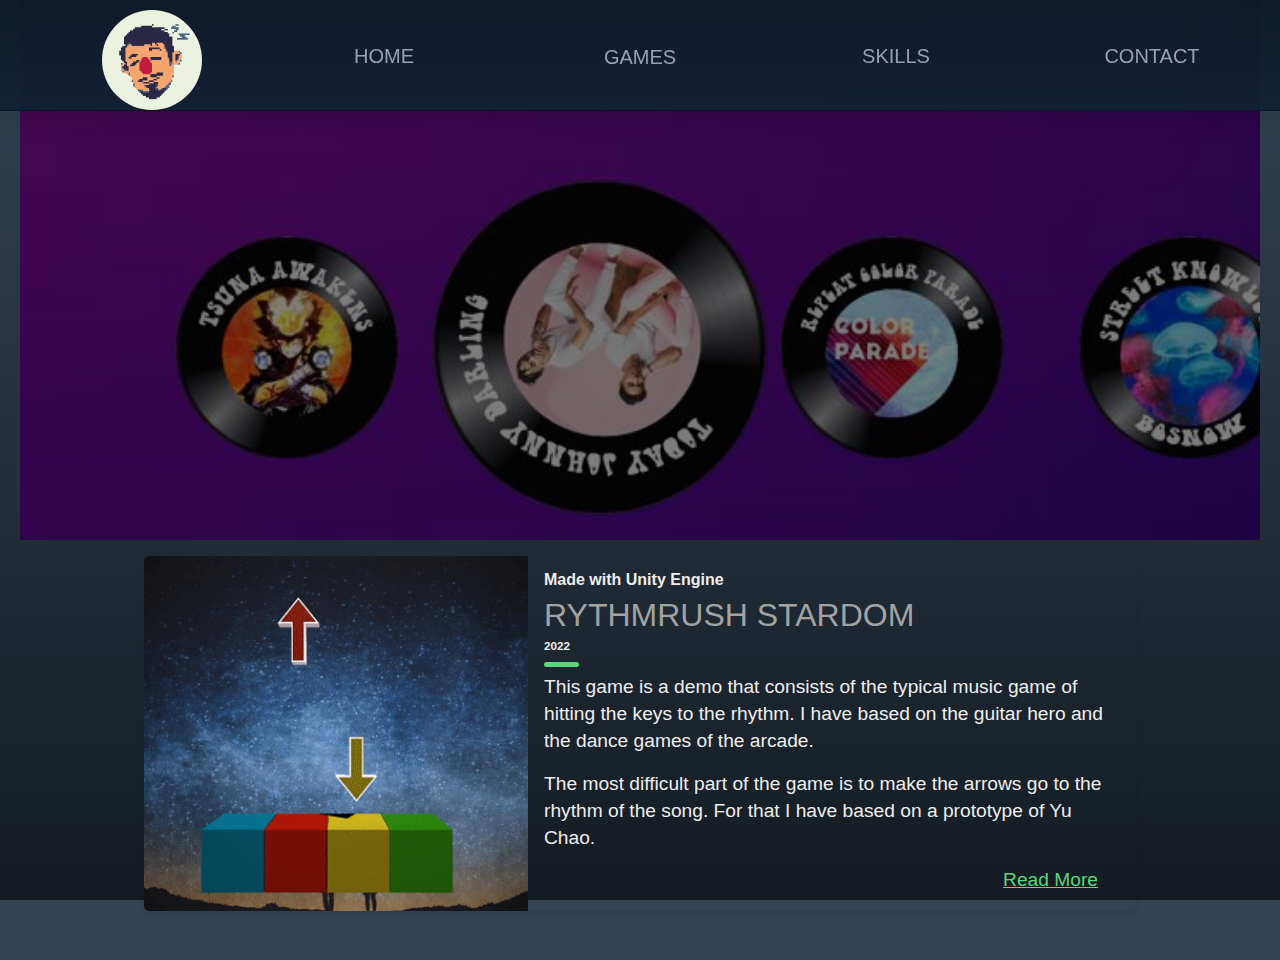
<file: external_webs/rythmstardom.html>
<html>
    <head>
        <!--Titulo de la pagina-->
        <title> David Martín Almazán RythmRush Stardom</title>

        <!--Codificación-->
        <meta charset="utf-8">        
        <link rel="stylesheet" href="../css/carrusel.css">
        <link rel="stylesheet" href="../css/styles.css">
        <link rel="stylesheet" href="../css/game_style.css">
        <link rel="stylesheet" href="https://cdnjs.cloudflare.com/ajax/libs/font-awesome/5.14.0/css/all.min.css"/>
    </head>

    <body>
        <header id = "header">            
            <nav class = "links" style ="--items:5;">     
                <img src = "../assets/LOGO_SIN_GAFAS.png">
                <a href = "../index.html"> HOME </a>
                <a href = "#"> 
                    <div class = "dropdown">
                        <button> GAMES </button>
                        <div class = "dropdown-content">
                            <button onclick = "location.href = 'necrocandor.html'">NECROCANDOR</button>
                            <button onclick = "location.href = 'alighieri.html'">ALGHIERI</buton>
                            <button onclick = "location.href = 'catacomb.html'">A's</buton>
                            <button onclick = "location.href = 'backforward.html'">BACK FORWARD</buton>
                            <button onclick = "location.href = 'mortalIA.html'">MORTAL IA</buton>
                            <button onclick = "location.href = 'rythmstardom.html'">RYTHMRUSH STARDOM</buton>
                            <button onclick = "location.href = 'canttouchthis.html'">CAN'T TOUCH THIS</buton>
                            <button onclick = "location.href = 'memorygame.html'">MEMORY GAME MANGA'S VERSION</buton>
                            <button onclick = "location.href = 'flocking.html'">FLOCKING DE PECES</buton>
                            <button onclick = "location.href = 'finaldecision.html'">THE FINAL DECISION</buton>
                            <button onclick = "location.href = 'flamesrythm.html'">FLAME'S RYTHM</button>
                        </div>
                    </div>
                </a>
                <a href = "skills.html"> SKILLS </a>
                <a href = "contact.html"> CONTACT </a>
                <span class = "line"></span>
            </nav>
        </header>
        <header>
            <div class = "hero_image" style = " background-image: linear-gradient(rgba(0, 0, 0, 0.5), rgba(0, 0, 0, 0.5)), url(../assets/RYTHMSTARDOM/Background.JPG); "></div>
        </header>
        <header>
            <div class="blog-card">
                <div class="meta">
                  <div class="photo" style="background-image: url('../assets/RYTHMSTARDOM/RYTHMSTARDOMGAMEPLAY.gif')"></div>                
                </div>
                <div class="description">
                  <h1>Made with Unity Engine</h1>
                  <h2>RythmRush Stardom</h2>
                  <h3>2022</h3>
                  <p> This game is a demo that consists of the typical music game of hitting the keys to the rhythm. I have based on the guitar hero and the dance games of the arcade. </p>
                  <p> The most difficult part of the game is to make the arrows go to the rhythm of the song. For that I have based on a prototype of Yu Chao. </p>
                  <p class="read-more">
                    <a href="https://david-martin-almazan.itch.io/rythmrush-stardom" target = "_blank">Read More</a>
                  </p>
                </div>
              </div>            
        </header>
    </body>
</html>
</file>
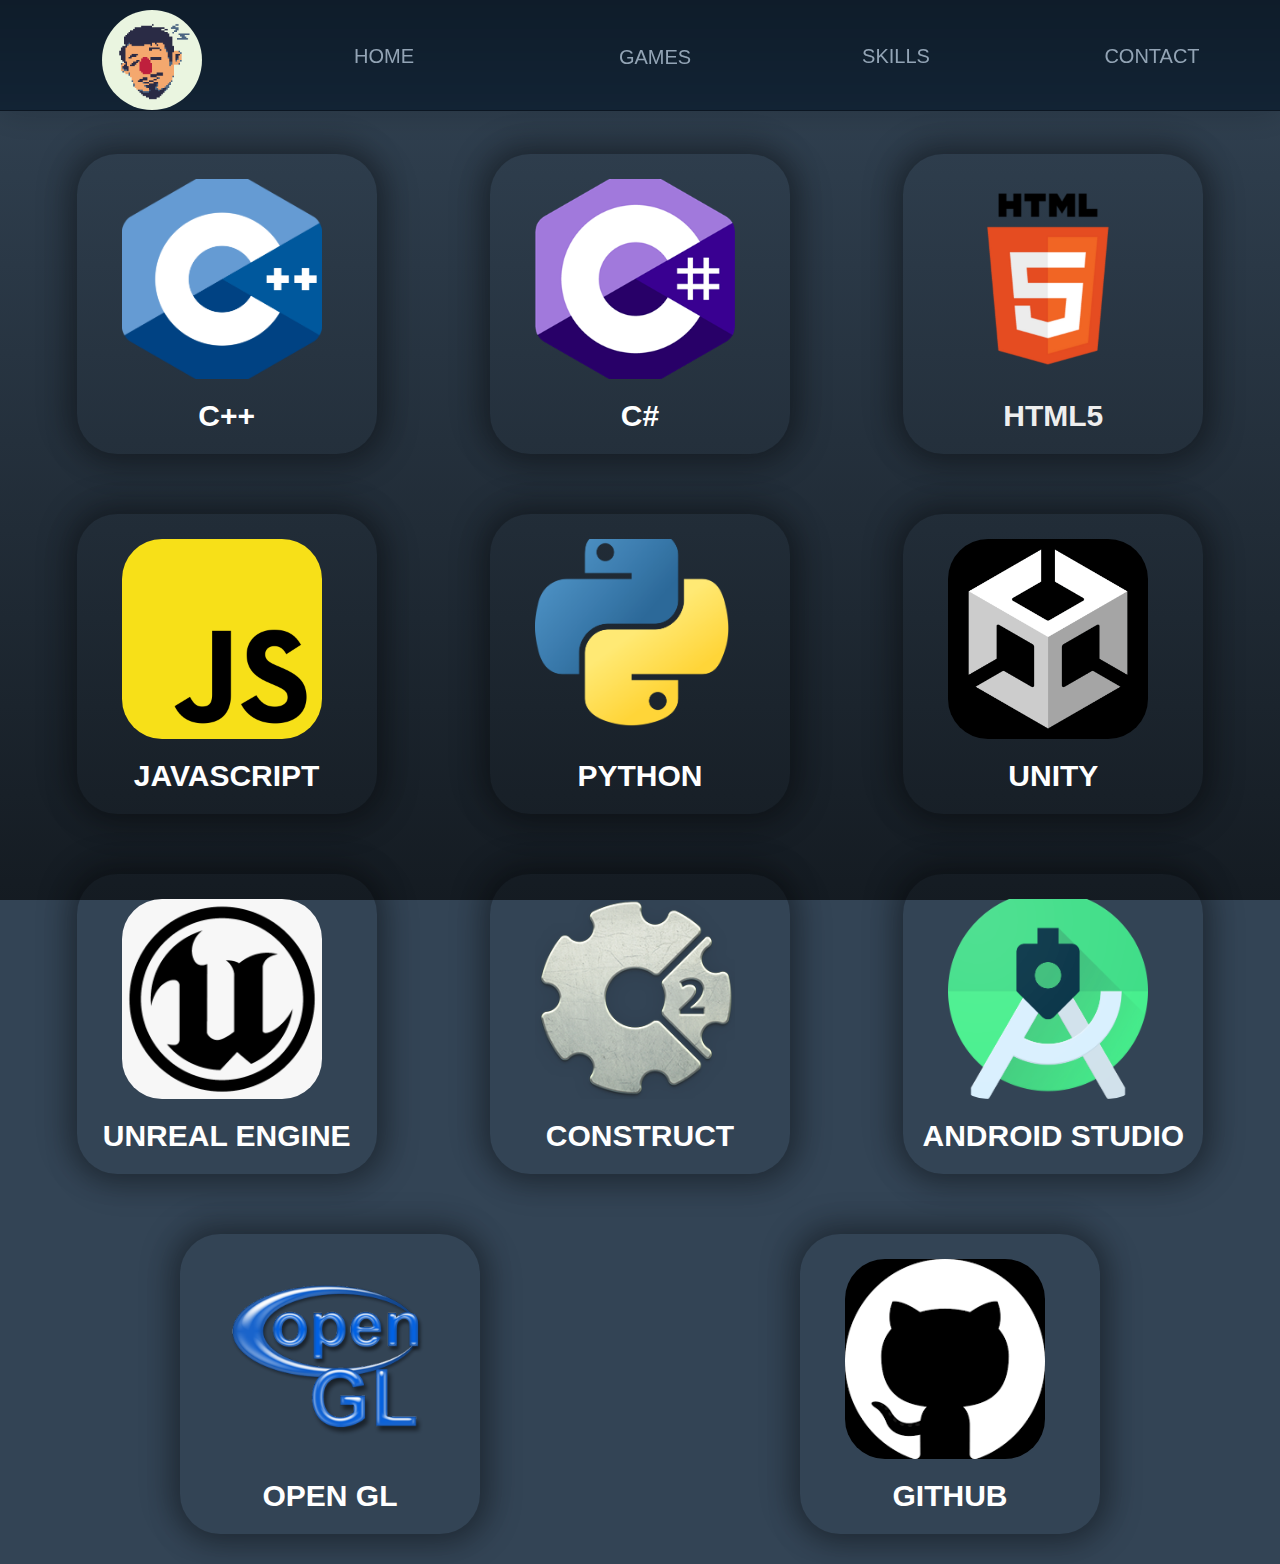
<file: external_webs/skills.html>
<html>
    <head>
        <!--Titulo de la pagina-->
        <title> David Martín Almazán</title>

        <!--Codificación-->
        <meta charset="utf-8">        
        <link rel="stylesheet" href="../css/styles.css">
        <link rel="stylesheet" href="../css/skills_style.css">
        <link rel="stylesheet" href="https://cdnjs.cloudflare.com/ajax/libs/font-awesome/5.14.0/css/all.min.css"/>
    </head>

    <body>
        <header id = "header">            
            <nav class = "links" style ="--items:5;">     
                <img src = "../assets/LOGO_SIN_GAFAS.png">
                <a href = "../index.html"> HOME </a>
                <a class = "dropdown">
                    <button> GAMES </button>
                    <div class = "dropdown-content">
                        <button onclick = "location.href = 'necrocandor.html'">NECROCANDOR</button>
                        <button onclick = "location.href = 'alighieri.html'">ALGHIERI</buton>
                        <button onclick = "location.href = 'catacomb.html'">A's</buton>
                        <button onclick = "location.href = 'backforward.html'">BACK FORWARD</buton>
                        <button onclick = "location.href = 'mortalIA.html'">MORTAL IA</buton>
                        <button onclick = "location.href = 'rythmstardom.html'">RYTHMRUSH STARDOM</buton>
                        <button onclick = "location.href = 'canttouchthis.html'">CAN'T TOUCH THIS</buton>
                        <button onclick = "location.href = 'memorygame.html'">MEMORY GAME MANGA'S VERSION</buton>
                        <button onclick = "location.href = 'flocking.html'">FLOCKING DE PECES</buton>
                        <button onclick = "location.href = 'finaldecision.html'">THE FINAL DECISION</buton>
                        <button onclick = "location.href = 'flamesrythm.html'">FLAME'S RYTHM</button>
                    </div>
                </a>
                <a href = "skills.html"> SKILLS </a>
                <a href = "contact.html"> CONTACT </a>
                <span class = "line"></span>
            </nav>
        </header>
        <header>
            <div class="cards-list">  
                <div class="card 1">
                  <div class="card_image"> 
                    <img src="../assets/SKILLS/C++.png" /> 
                  </div>
                  <div class="card_title title-white">
                    <p>C++</p>
                  </div>
                </div>
                
                  <div class="card 2">
                  <div class="card_image">
                    <img src="../assets/SKILLS/CSHARP.png" />
                    </div>
                  <div class="card_title title-white">
                    <p>C#</p>
                  </div>
                </div>
                
                <div class="card 3">
                  <div class="card_image">
                    <img src="../assets/SKILLS/HTML5.png" />
                  </div>
                  <div class="card_title">
                    <p>HTML5</p>
                  </div>
                </div>
                  
                  <div class="card 4">
                  <div class="card_image">
                    <img src="../assets/SKILLS/JS.png" />
                    </div>
                  <div class="card_title title-white">
                    <p>JAVASCRIPT</p>
                  </div>
                  </div>
                  
                   <div class="card 5">
                  <div class="card_image">
                    <img src="../assets/SKILLS/PYTHON.png" />
                    </div>
                  <div class="card_title title-white">
                    <p>PYTHON</p>
                  </div>
                  </div>
                   <div class="card 6">
                  <div class="card_image">
                    <img src="../assets/SKILLS/UNITY.png" />
                    </div>
                  <div class="card_title title-white">
                    <p>UNITY</p>
                  </div>
                  </div>
                   <div class="card 7">
                  <div class="card_image">
                    <img src="../assets/SKILLS/UNREAL.png" />
                    </div>
                  <div class="card_title title-white">
                    <p>UNREAL ENGINE</p>
                  </div>
                  </div>
                   <div class="card 8">
                  <div class="card_image">
                    <img src="../assets/SKILLS/CONSTRUCT.png" />
                    </div>
                  <div class="card_title title-white">
                    <p>CONSTRUCT</p>
                  </div>
                  </div>
                  <div class="card 9">
                    <div class="card_image">
                      <img src="../assets/SKILLS/ANDROID STUDIO.png" />
                      </div>
                    <div class="card_title title-white">
                      <p>ANDROID STUDIO</p>
                    </div>
                    </div>
                    <div class="card 10">
                        <div class="card_image">
                          <img src="../assets/SKILLS/OPENGL.png" />
                        </div>
                        <div class="card_title title-white">
                          <p>OPEN GL</p>
                        </div>
                    </div>
                    <div class="card 11">
                        <div class="card_image">
                          <img src="../assets/SKILLS/GITHUB.png" />
                        </div>
                        <div class="card_title title-white">
                          <p>GITHUB</p>
                        </div>
                    </div>
                
                </div>
        </header>
    </body>
</html>
</file>
<file: css/styles.css>
html, body, h1, h2, h3, h4, h5, h6, p, li, ol, ul, pre {
	margin: 0;
	padding: 0;
}

body {
	background-color: #345;
	background-image: linear-gradient(#345, #0009);
	background-attachment: fixed;
	color: #eee;
	font-family: 'Lato', sans-serif;
	font-size: 62.5%;
	padding: 0 20px;
	box-sizing: border-box;
}
code {
	background: #fff1;
	font-family: 'Inconsolata', monospace;
	padding: .2em .4em;
}

.content {
	background-color: #fff;
	border-radius: 8px;
	box-sizing: border-box;
	color: #666;
	font-size: 1.6em;
	line-height: 1.4em;
	margin: 20px auto;
	margin-top: 80px;
	padding: 20px;
	width: 100%;
	max-width: 800px;
}
.content ul {
	margin: .5em 2em;
	padding: 0;
}

#footer {
	background-color: #246c;
	background-image: linear-gradient(to bottom, transparent, #0009);
	border-top: 1px solid #fff3;
	box-shadow: inset 0 1px 0 #fff3, 0 0 32px #000;
	overflow: hidden;
	padding: 8px;
	position: fixed;
	left: 0;
	right: 0;
	bottom: 0;
	z-index: 9001;
}
#footer a {
	color: #85c6f6;
	padding: 1em 0;
	text-decoration: none;
}
#footer ul {
	display: flex;
	list-style: none;
	justify-content: center;
	font-size: 2em;
	font-weight: 300;
}
#footer ul li {
	padding: 0 .5em;
}

/* Appearance */
.links {
	background-color: #123;
	background-image: linear-gradient(to bottom, #0003, transparent);
	border-bottom: 1px solid #0003;
	box-shadow: 0 0 32px #0003;
	font-size: 2em;
	font-weight: 300;
	opacity: 0.95;
}
.links > a {	
	color: #9ab;
    margin-top: 30px;
	padding: .75em;
	text-align: center;
	text-decoration: none;
	transition: all .5s;
}
.links > a:hover {
	background: #ffffff06;
	color: #adf;
}
.links > .line {
	background: #68a;
	height: 1px;
	pointer-events: none;
}

/* The Magic */
#header {
	position: fixed;
	z-index: 20;
	top: 0;
	left: 0;
	right: 0;
}
.links {
	display: grid;
	grid-template-columns: repeat(var(--items), 1fr);
	position: relative;
}

.links > .line {
	opacity: 0;
	transition: all .5s;
	position: absolute;
	z-index: 0;
	bottom: 0;
	left: var(--left, calc(100% / var(--items) * (var(--index) - 1)));
	width: var(--width, calc(100% / var(--items)));
	--index: 0;
}
.links > a:hover ~ .line {
	opacity: 1;
}

.links > a:nth-of-type(1):hover ~ .line { --index: 2; }
.links > a:nth-of-type(2):hover ~ .line { --index: 3; }
.links > a:nth-of-type(3):hover ~ .line { --index: 4; }
.links > a:nth-of-type(4):hover ~ .line { --index: 5; }
.links > a:nth-of-type(5):hover ~ .line { --index: 6; }
.links > a:nth-of-type(6):hover ~ .line { --index: 7; }
.links > a:nth-of-type(7):hover ~ .line { --index: 8; }
.links > a:nth-of-type(8):hover ~ .line { --index: 9; }
.links > a:nth-of-type(9):hover ~ .line { --index: 10; }
.links > a:nth-of-type(10):hover ~ .line { --index: 11; }
.links > a:last-of-type:hover ~ .line { --index: var(--items); }

.links > img {
    width: 100px;
    margin-left:40%;
    margin-top: 10px;
    border-radius: 50%;
}

.dropdown button {
	background-color: transparent;
	border-color: transparent;
	color: #9ab;
	font-size: 1em;
	width:100%;
	height: 100%;
	margin-top: -13px;
}

.dropdown button:hover{
	background: #ffffff06;
	color: #adf;
}

.dropdown {
	width: 100%;
	opacity: 1;
	display: inline-block;
	position: relative;
}

.dropdown-content {
	display: none;
	position: absolute;
	z-index: 11;
	width: 100%;
	overflow: auto;
	box-shadow: 0px 8px 16px 0px rgba(0,0,0,0.2);
}

.dropdown:hover .dropdown-content{
	display: block;
}

.dropdown-content button {
	display: block;
	z-index: 12;
	background-color: #345;
	color: #FFFFFF;
	padding: 5px;
	text-decoration: none;
	font-size: .9em;
    text-align: left;	
	margin-top: .5px;
}

.dropdown-content button:hover {
	color: #000000;
	background-color: #adf;
}

.dropdown-content a{
	display: block;
}

.profile-card{
	text-align: center;
	border-radius: 8px;
	overflow: hidden;
}

.card-header{
	position: relative;
	background: #2c3a47;
	padding: 60px 40px;
}

.pic{
	display: inline-block;
	padding: 8px;
	background: linear-gradient(130deg, #74b9ff, #e66767);
	margin: auto;
	border-radius: 50%;
	background-size: 200% 200%;
	animation: animated-gradient 2s linear infinite;
}

@keyframes animated-gradient{
	25%{
	  background-position: left bottom;
	}
	50%{
	  background-position: right bottom;
	}
	75%{
	  background-position: right top;
	}
	100%{
	  background-position: left top;
	}
  }
  
.pic img{
	display: block;
	width: 150px;
	height: 200px;
	border-radius: 50%;;
}

.name{
	color: #f2f2f2;
	font-size: 28px;
	font-weight: 600;
	margin: 10px 0;
}

.desc{
	font-size: 18px;
	color: #e66767;
}

.sm{
	display: flex;
	justify-content: center;
	margin: 20px 0;
}

.sm a{
	color: #f2f2f2;
	width: 56px;
	font-size: 22px;
	transition: .3s linear;
}

.sm a:hover{
	color: #e66767;
}

.contact-btn{
	display: inline-block;
	padding: 12px 50px;
	color: #e66767;
	border: 2px solid #e66767;
	border-radius: 6px;
	margin-top: 16px;
	transition: .3s linear;
}

.contact-btn:hover{
	background: #e66767;
	color: #f2f2f2;
}
</file>
<file: css/carrusel.css>
.carrusel {
    position: relative;
    margin-top: 100px;
}

.slide {
    position: relative;
    box-shadow: 0px 1px 6px rgba(0, 0, 0, 0.64);
    margin-top: 26px;
}
.slide-inner {
    position: relative;
    z-index: 0;
    width: 100%;
    height: calc( 500px + 3em);
}
.slide-open:checked + .slide-item {
    position: relative;
    opacity: 100;
}
.slide-item {
    position: absolute;
    display: flex;
    z-index: -10;
    opacity: 0;
    -webkit-transition: opacity 0.5s ease-out;
    transition: opacity 0.5s ease-out;
}
.slide-item p {
    font-size: 3em;
    position:absolute;
    margin: auto;
    display: block;
}

.slide-item img {
    width: 80%;
    height: 100%;
    margin-right: auto;
    margin-left: auto;
    display: block; 
}
.slide-control {
    background: rgba(0, 0, 0, 0.28);
    border-radius: 50%;
    color: #fff;
    cursor: pointer;
    display: none;
    font-size: 40px;
    height: 40px;
    line-height: 35px;
    position: absolute;
    top: 50%;
    -webkit-transform: translate(0, -50%);
    cursor: pointer;
    -ms-transform: translate(0, -50%);
    transform: translate(0, -50%);
    text-align: center;
    width: 40px;
    z-index: 10;
}
.slide-control.prev {
    left: 2%;
}
.slide-control.next {
    right: 2%;
}
.slide-control:hover {
    background: rgba(0, 0, 0, 0.8);
    color: #aaaaaa;
}
#slide-1:checked ~ .control-1,
#slide-2:checked ~ .control-2,
#slide-3:checked ~ .control-3,
#slide-4:checked ~ .control-4,
#slide-5:checked ~ .control-5,
#slide-6:checked ~ .control-6,
#slide-7:checked ~ .control-7,
#slide-8:checked ~ .control-8,
#slide-9:checked ~ .control-9,
#slide-10:checked ~ .control-10,
#slide-11:checked ~ .control-11{
    display: block;
}

.contenedor {
    /* display:inline-block; */
    text-align: center;
}

.centrado {
    position: absolute;    
    width: 40%;
    margin-right: auto;
    margin-left: 30%;
    display: block; 
    top: 50%;
    text-align: center;
    z-index: 20;
    font-size: 1.5em;
}

.title {
    position: absolute;
    width: 100%;
    top: 35%;
    text-transform: capitalize;
    text-align: center;
    font-size: 4em;
    font-weight: 900;
}

.buttonKnowMore {
    background-color: #246c;
    color:#85c6f6;
    position: absolute;
    top: 70%;
    cursor: pointer;
    text-transform: capitalize;
    margin-left: 44%;
    padding: 1em;
    font-size: 2em;
    font-weight: 600;
}

.buttonKnowMore:hover 
{
    background-color:#85c6f6;
    color: #246c;
}
</file>
<file: css/game_style.css>
.hero_image {
    background-size: 500px;
    height: 60%;
    background-position: center;
    background-repeat: no-repeat;
    background-size: cover;
    position: relative;
}

.blog-card {
    display: flex;
    margin: 1rem auto;
    box-shadow: 0 3px 7px -1px rgba(0, 0, 0, .1);
    margin-bottom: 4%;
    background: transparent;
    line-height: 1.4;
    font-family: sans-serif;
    border-radius: 5px;
    overflow: hidden;
    z-index: 0;
}
.blog-card a {
    color: inherit;
}
.blog-card a:hover {
    color: #5ad67d;
}
.blog-card .meta {
    position: relative;
    z-index: 0;
}
.blog-card .photo {
    position: absolute;
    top: 0;
    right: 0;
    bottom: 0;
    left: 0;
    background-size: cover;
    background-position: center;
    transition: transform 0.2s;
}
.blog-card .description {
    padding: 1rem;
    position: relative;
    z-index: 1;
}
.blog-card .description h1, .blog-card .description h2 {
    font-family: Poppins, sans-serif;
}
.blog-card .description h1 {
    line-height: 1;
    margin: 0;
    font-size: 1rem;
}
.blog-card .description h2 {
    font-size: 2rem;
    font-weight: 300;
    text-transform: uppercase;
    color: #a2a2a2;
    margin-top: 5px;
}
.blog-card .description .read-more {
    text-align: right;
}
.blog-card .description .read-more a {
    color: #5ad67d;
    display: inline-block;
    position: relative;
}
.blog-card .description .read-more a:after {
    content: "\f061";
    font-family: "Font Awesome 5 Free";
    font-weight: 900;
    margin-left: 5px;
    opacity: 0;
    vertical-align: middle;
    transition: margin 0.3s, opacity 0.3s;
}
.blog-card .description .read-more a:hover:after {
    margin-left: 5px;
    opacity: 1;
}
.blog-card p {
    position: relative;
    font-size: 1.2rem;
    margin: 1rem 0 0;
}
.blog-card p:first-of-type {
    margin-top: 1.25rem;
}
.blog-card p:first-of-type:before {
    content: "";
    position: absolute;
    height: 5px;
    background: #5ad67d;
    width: 35px;
    top: -0.75rem;
    border-radius: 3px;
}
.blog-card:hover .details {
    left: 0%;
}
@media (min-width: 640px) {
    .blog-card {
        flex-direction: row;
        width: 80%;
        height: auto;
   }
    .blog-card .meta {
        flex-basis: 40%;
        height: auto;
   }
    .blog-card .description {
        flex-basis: 60%;
   }
    .blog-card .description:before {
        transform: skewX(-3deg);
        content: "";
        width: 30px;
        position: absolute;
        left: -10px;
        top: 0;
        bottom: 0;
        z-index: -1;
   }
    .blog-card.alt {
        flex-direction: row-reverse;
   }
    .blog-card.alt .description:before {
        left: inherit;
        right: -10px;
        transform: skew(3deg);
   }
    .blog-card.alt .details {
        padding-left: 25px;
   }
}
</file>
<file: css/skills_style.css>
.cards-list {
  z-index: 0;
  margin-top: 10%;
  width: 100%;
  display: flex;
  justify-content: space-around;
  flex-wrap: wrap;
}

.card {
  margin: 30px 40px;
  width: 300px;
  height: 300px;
  border-radius: 40px;
box-shadow: 5px 5px 30px 7px rgba(0,0,0,0.25), -5px -5px 30px 7px rgba(0,0,0,0.22);
  cursor: pointer;
  transition: 0.4s;
}

.card .card_image {
  width: inherit;
  height: inherit;
  border-radius: 40px;
  align-items: center;
  margin-left: 15%;
  margin-top: 25px;
}

.card .card_image img {
  width: 200px;
  height: 200px;
  margin: auto;
  border-radius: 40px;
  object-fit: cover;
}

.card .card_title {
  text-align: center;
  border-radius: 0px 0px 40px 40px;
  font-family: sans-serif;
  font-weight: bold;
  font-size: 30px;
  margin-top: -80px;
  height: 40px;
}

.card:hover {
  transform: scale(0.9, 0.9);
  box-shadow: 5px 5px 30px 15px rgba(0,0,0,0.25), 
    -5px -5px 30px 15px rgba(0,0,0,0.22);
}

.title-white {
  color: white;
}

.title-black {
  color: black;
}

@media all and (max-width: 500px) {
  .card-list {
    /* On small screens, we are no longer using row direction but column */
    flex-direction: column;
  }
}
</file>
